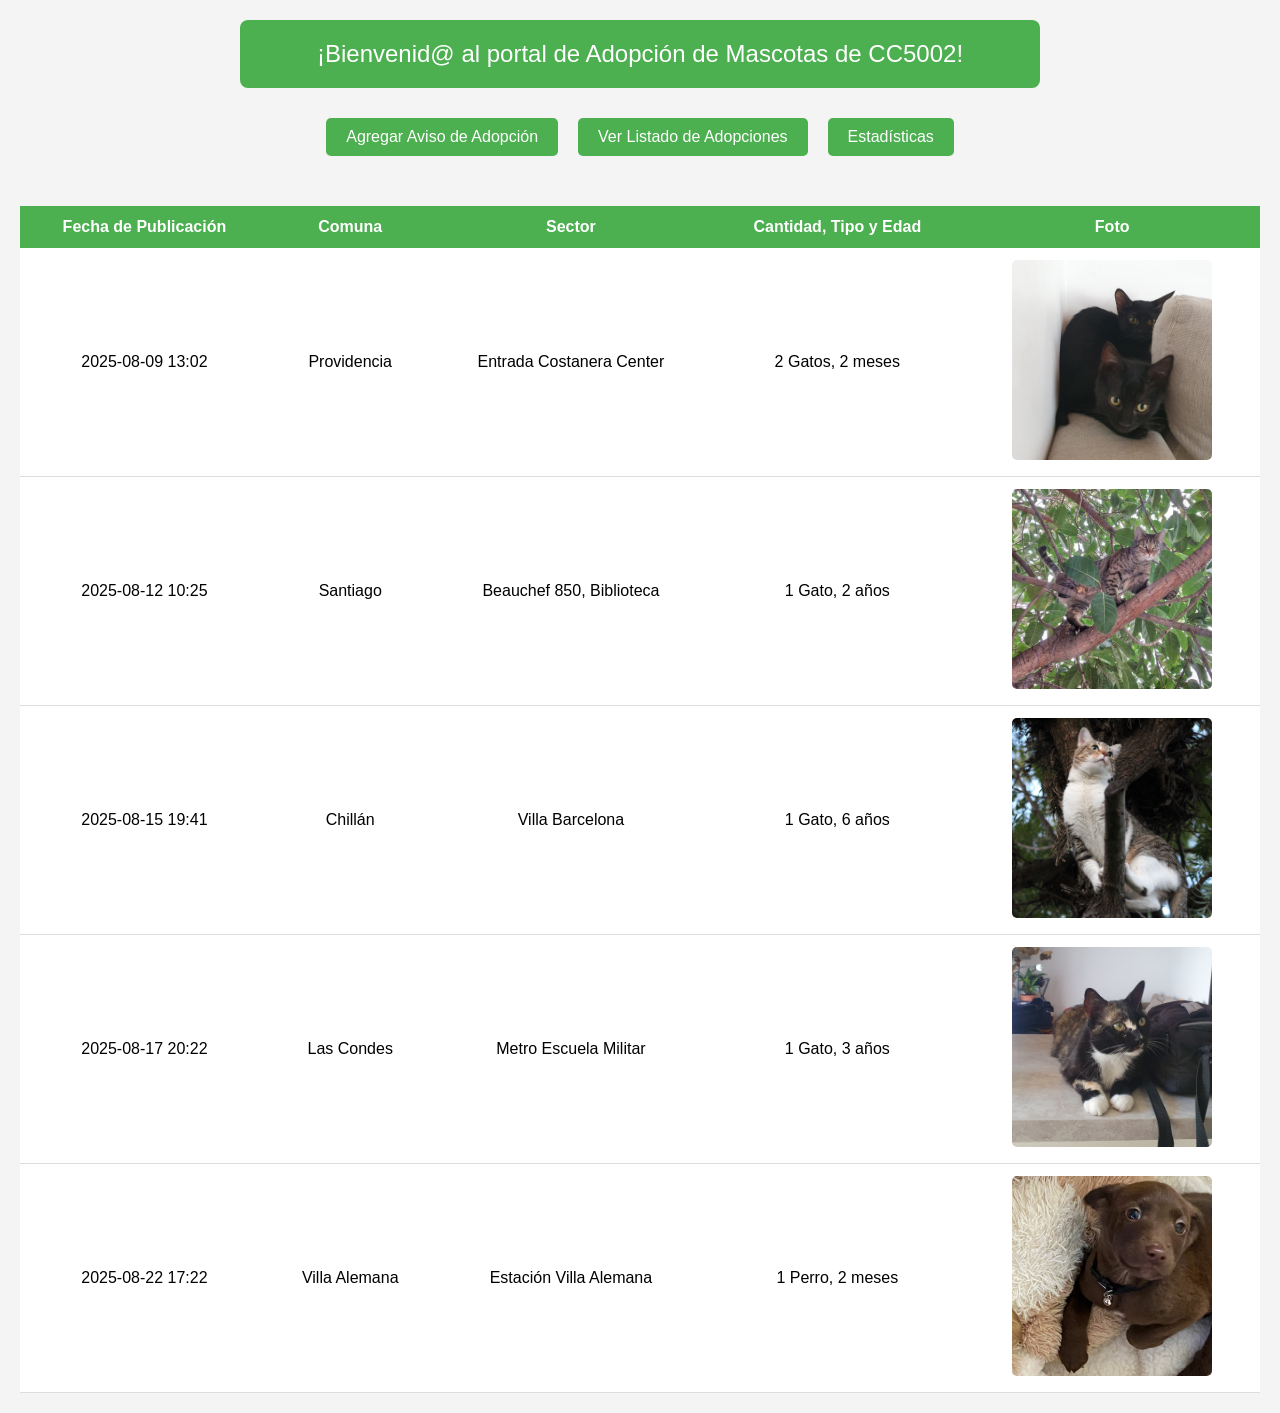
<file: Tarea 1/html/index.html>
<!DOCTYPE html>
<html lang="en">
    <head>
        <title>Adopción de Perros y Gatos</title>
        <meta charset="UTF-8">
        <meta name="viewport" content="width=device-width, initial-scale=1.0">
        <link rel="stylesheet" href="../css/styles_index.css">
    </head>
    <body>
        <div id="bienvenida">
            <h1>¡Bienvenid@ al portal de Adopción de Mascotas de CC5002!</h1>
        </div>
        <div>
            <button type="button" id="btn-agregar">Agregar Aviso de Adopción</button>
            <button type="button" id="btn-ver">Ver Listado de Adopciones</button>
            <button type="button" id="btn-estadisticas">Estadísticas</button>
        </div>
        <table id="tabla-adopciones">
            <thead>
                <tr>
                    <th>Fecha de Publicación</th>
                    <th>Comuna</th>
                    <th>Sector</th>
                    <th>Cantidad, Tipo y Edad</th>
                    <th>Foto</th>
                </tr>
            </thead>
            <tbody>
                <tr>
                    <td>2025-08-09 13:02</td>
                    <td>Providencia</td>
                    <td>Entrada Costanera Center</td>
                    <td>2 Gatos, 2 meses</td>
                    <td><img src="../img/2Gatos.jpeg" alt="2 Gatos" width="200"></td>
                </tr>
                <tr>
                    <td>2025-08-12 10:25</td>
                    <td>Santiago</td>
                    <td>Beauchef 850, Biblioteca</td>
                    <td>1 Gato, 2 años</td>
                    <td><img src="../img/Fran.jpeg" alt="Gato de la Fran" width="200"></td>
                </tr>
                <tr>
                    <td>2025-08-15 19:41</td>
                    <td>Chillán</td>
                    <td>Villa Barcelona</td>
                    <td>1 Gato, 6 años</td>
                    <td><img src="../img/Domi.jpeg" alt="Dominga" width="200"></td>
                </tr>
                <tr>
                    <td>2025-08-17 20:22</td>
                    <td>Las Condes</td>
                    <td>Metro Escuela Militar</td>
                    <td>1 Gato, 3 años</td>
                    <td><img src="../img/GatoFrancia.jpeg" alt="Gato de Francia" width="200"></td>
                </tr>
                <tr>
                    <td>2025-08-22 17:22</td>
                    <td>Villa Alemana</td>
                    <td>Estación Villa Alemana</td>
                    <td>1 Perro, 2 meses</td>
                    <td><img src="../img/Consu.jpeg" alt="Perro de la Consu" width="200"></td>
                </tr>
            </tbody>
        </table>
        <script src="../js/index.js"></script>
    </body>
</html>
</file>
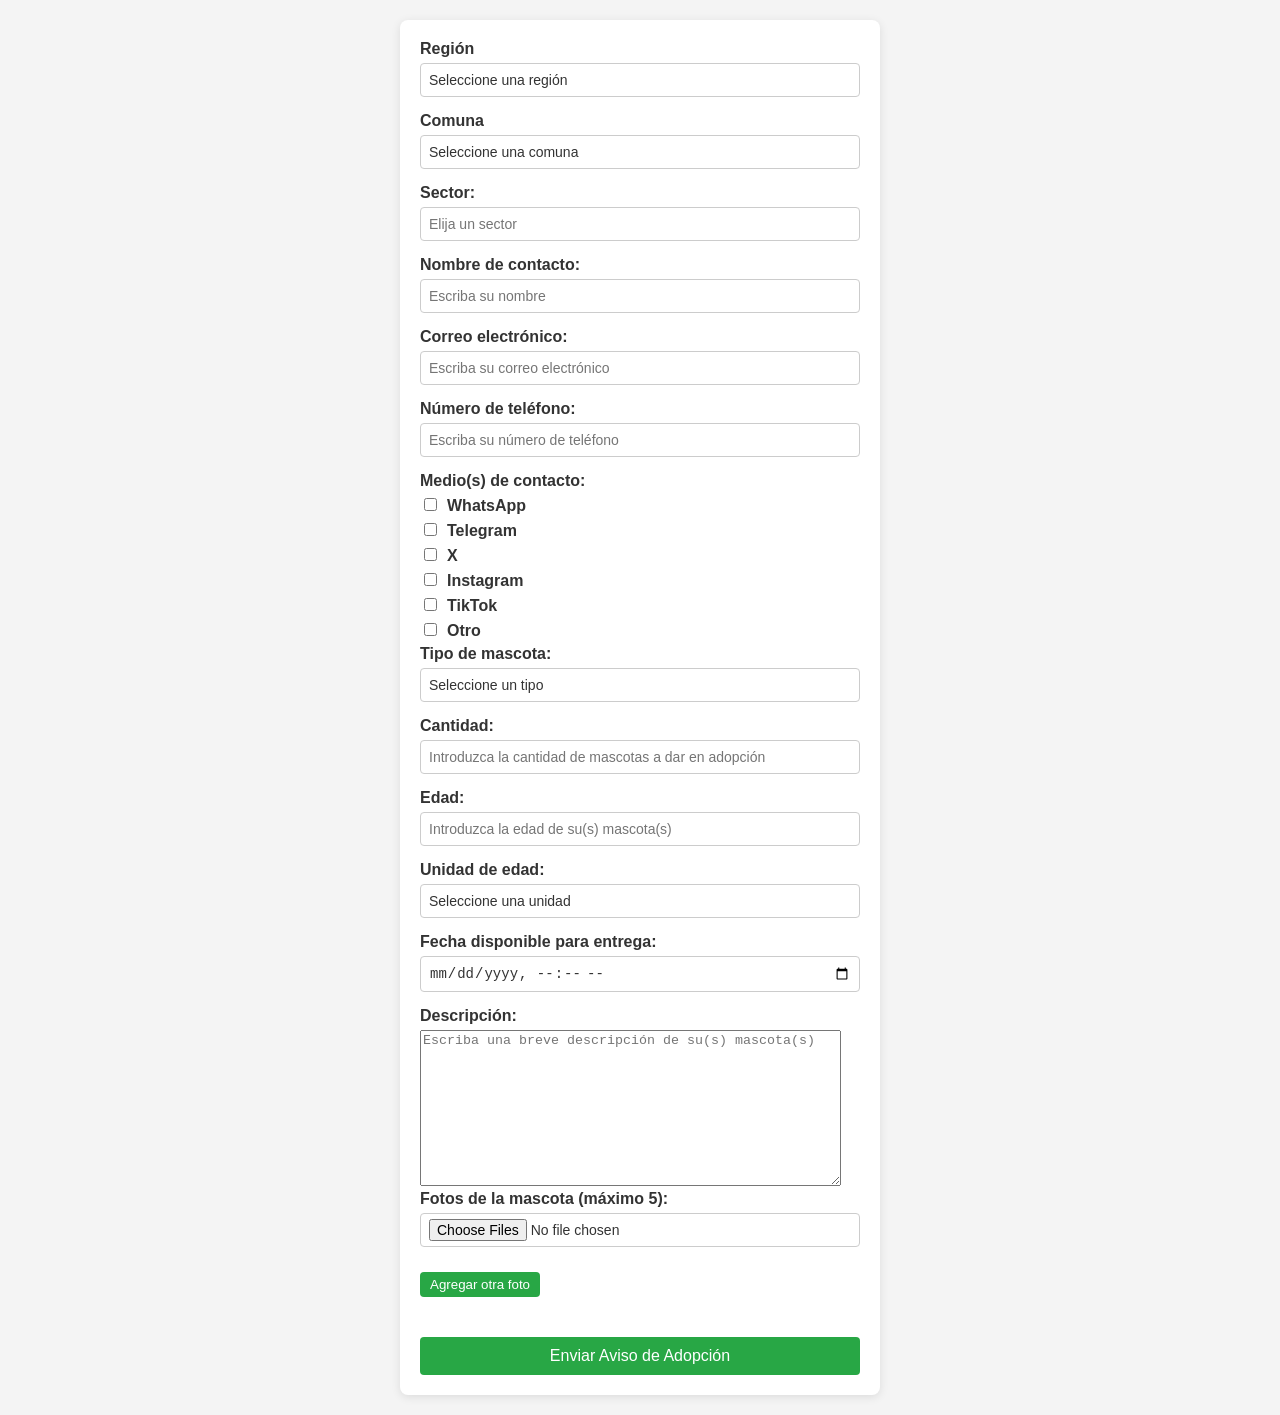
<file: Tarea 1/html/agregar_aviso.html>
<!DOCTYPE html>
<html lang="en">
    <head>
        <title>Agregar Aviso de Adopción</title>
        <meta charset="UTF-8">
        <meta name="viewport" content="width=device-width, initial-scale=1.0">
        <link rel="stylesheet" type="text/css" href="../css/styles_agregar_aviso.css">
    </head>
    <body>
        <div class="main-container">
            <div id="val-box" hidden>
                <h2 id ="val-msg"></h2>
                <ul id="val-list"></ul>
            </div>
            <form name="agregar-aviso" method="post" enctype="multipart/form-data">
                <label for="select-region">Región</label>
                <select id="select-region" name="select-region" required>
                    <option value="" disabled selected>Seleccione una región</option>
                    <option value="Arica y Parinacota">Región de Arica y Parinacota</option>
                    <option value="Tarapacá">Región de Tarapacá</option>
                    <option value="Antofagasta">Región de Antofagasta</option>
                    <option value="Atacama">Región de Atacama</option>
                    <option value="Coquimbo">Región de Coquimbo</option>
                    <option value="Valparaíso">Región de Valparaíso</option>
                    <option value="Metropolitana">Región Metropolitana</option>
                    <option value="O'Higgins">Región de O'Higgins</option>
                    <option value="Maule">Región del Maule</option>
                    <option value="Ñuble">Región de Ñuble</option>
                    <option value="Biobío">Región del Biobío</option>
                    <option value="Araucanía">Región de La Araucanía</option>
                    <option value="Los Ríos">Región de Los Ríos</option>
                    <option value="Los Lagos">Región de Los Lagos</option>
                    <option value="Aysén">Región de Aysén</option>
                    <option value="Magallanes">Región de Magallanes</option>
                </select><br>
                
                <label for="select-comuna">Comuna</label>
                <select id="select-comuna" name="select-comuna" required>
                    <option value="" disabled selected>Seleccione una comuna</option>
                </select><br>

                <label for="sector">Sector:</label>
                <input type="text" id="sector" name="sector" maxlength="100" placeholder="Elija un sector"><br>

                <label for="nombre">Nombre de contacto:</label>
                <input type="text" id="nombre" name="nombre" minlength="3" maxlength="200" placeholder="Escriba su nombre" required><br>
                
                <label for="email">Correo electrónico:</label>
                <input type="email" id="email" name="email" maxlength="100" placeholder="Escriba su correo electrónico" required><br>

                <label for="telefono">Número de teléfono:</label>
                <input type="tel" id="telefono" name="telefono" placeholder="Escriba su número de teléfono"><br>

                <label for="medio-contacto">Medio(s) de contacto:</label>
                <div id="medio-contacto">
                    <label><input id="cb-whatsapp" type="checkbox" value="WhatsApp">WhatsApp</label>
                    <div id="whatsapp-nombre" class="medio-input" style="display:none;">
                        <input type="text" id="whatsapp" name="whatsapp" minlength="4" maxlength="50" placeholder="Escriba su número de Whatsapp">
                    </div>

                    <label><input id="cb-telegram" type="checkbox" value="Telegram">Telegram</label>
                    <div id="telegram-nombre" class="medio-input" style="display:none;">
                        <input type="text" id="telegram" name="telegram" minlength="4" maxlength="50" placeholder="Escriba su nombre de usuario de Telegram">
                    </div>

                    <label><input id="cb-x" type="checkbox" value="X">X</label>
                    <div id="x-nombre" class="medio-input" style="display:none;">
                        <input type="text" id="x" name="x" minlength="4" maxlength="50" placeholder="Escriba su nombre de usuario de X">
                    </div>

                    <label><input id="cb-instagram" type="checkbox" value="Instagram">Instagram</label>
                    <div id="instagram-nombre" class="medio-input" style="display:none;">
                        <input type="text" id="instagram" name="instagram" minlength="4" maxlength="50" placeholder="Escriba su nombre de usuario de Instagram">
                    </div>

                    <label><input id="cb-tiktok" type="checkbox" value="TikTok">TikTok</label>
                    <div id="tiktok-nombre" class="medio-input" style="display:none;">
                        <input type="text" id="tiktok" name="tiktok" minlength="4" maxlength="100" placeholder="Escriba su nombre de usuario de TikTok">
                    </div>

                    <label><input id="cb-otro" type="checkbox" value="Otro">Otro</label>
                    <div id="otro-nombre" class="medio-input" style="display:none;">
                        <input type="text" id="otro" name="otro" minlength="4" maxlength="100" placeholder="Escriba el otro medio de contacto">
                    </div>
                </div>
                
                <label for="select-tipo-mascota">Tipo de mascota:</label>
                <select id="select-tipo-mascota" name="select-tipo-mascota" required>
                    <option value="" disabled selected>Seleccione un tipo</option>
                    <option value="Perro">Perro</option>
                    <option value="Gato">Gato</option>
                </select><br>
                
                <label for="cantidad">Cantidad:</label>
                <input type="number" id="cantidad" name="cantidad" min="1" placeholder="Introduzca la cantidad de mascotas a dar en adopción" required><br>
                
                <label for="edad">Edad:</label>
                <input type="number" id="edad" name="edad" min="1" placeholder="Introduzca la edad de su(s) mascota(s)" required><br>
                
                <label for="select-unidad-edad">Unidad de edad:</label>
                <select id="select-unidad-edad" name="select-unidad-edad" required>
                    <option value="" disabled selected>Seleccione una unidad</option>
                    <option value="Meses">Meses</option>
                    <option value="Años">Años</option>
                </select><br>

                <label for="fecha-entrega">Fecha disponible para entrega:</label>
                <input type="datetime-local" id="fecha-entrega" name="fecha-entrega" required><br>
                
                <label for="descripcion">Descripción:</label>
                <textarea id="descripcion" name="descripcion" cols="50" rows="10" placeholder="Escriba una breve descripción de su(s) mascota(s)"></textarea><br>
                
                <label for="foto">Fotos de la mascota (máximo 5):</label>
                <div id="foto-container">
                    <input type="file" id="foto" name="foto" multiple accept="image/*,.pdf" required>
                </div>
                <button type="submit" id="btn-agregar-foto">Agregar otra foto</button>
                <p id="mensaje-error" style="color:red; display: none;">No puedes agregar más de 5 fotos!</p>

                <button type="button" id="btn-enviar">Enviar Aviso de Adopción</button>
            </form>
        </div>
        <script src="../js/comunas.js"></script>
        <script src="../js/contacto.js"></script>
        <script src="../js/medios.js"></script>
        <script src="../js/agregarFotos.js"></script>
        <script src="../js/validaciones.js"></script>
    </body>
</html>
</file>
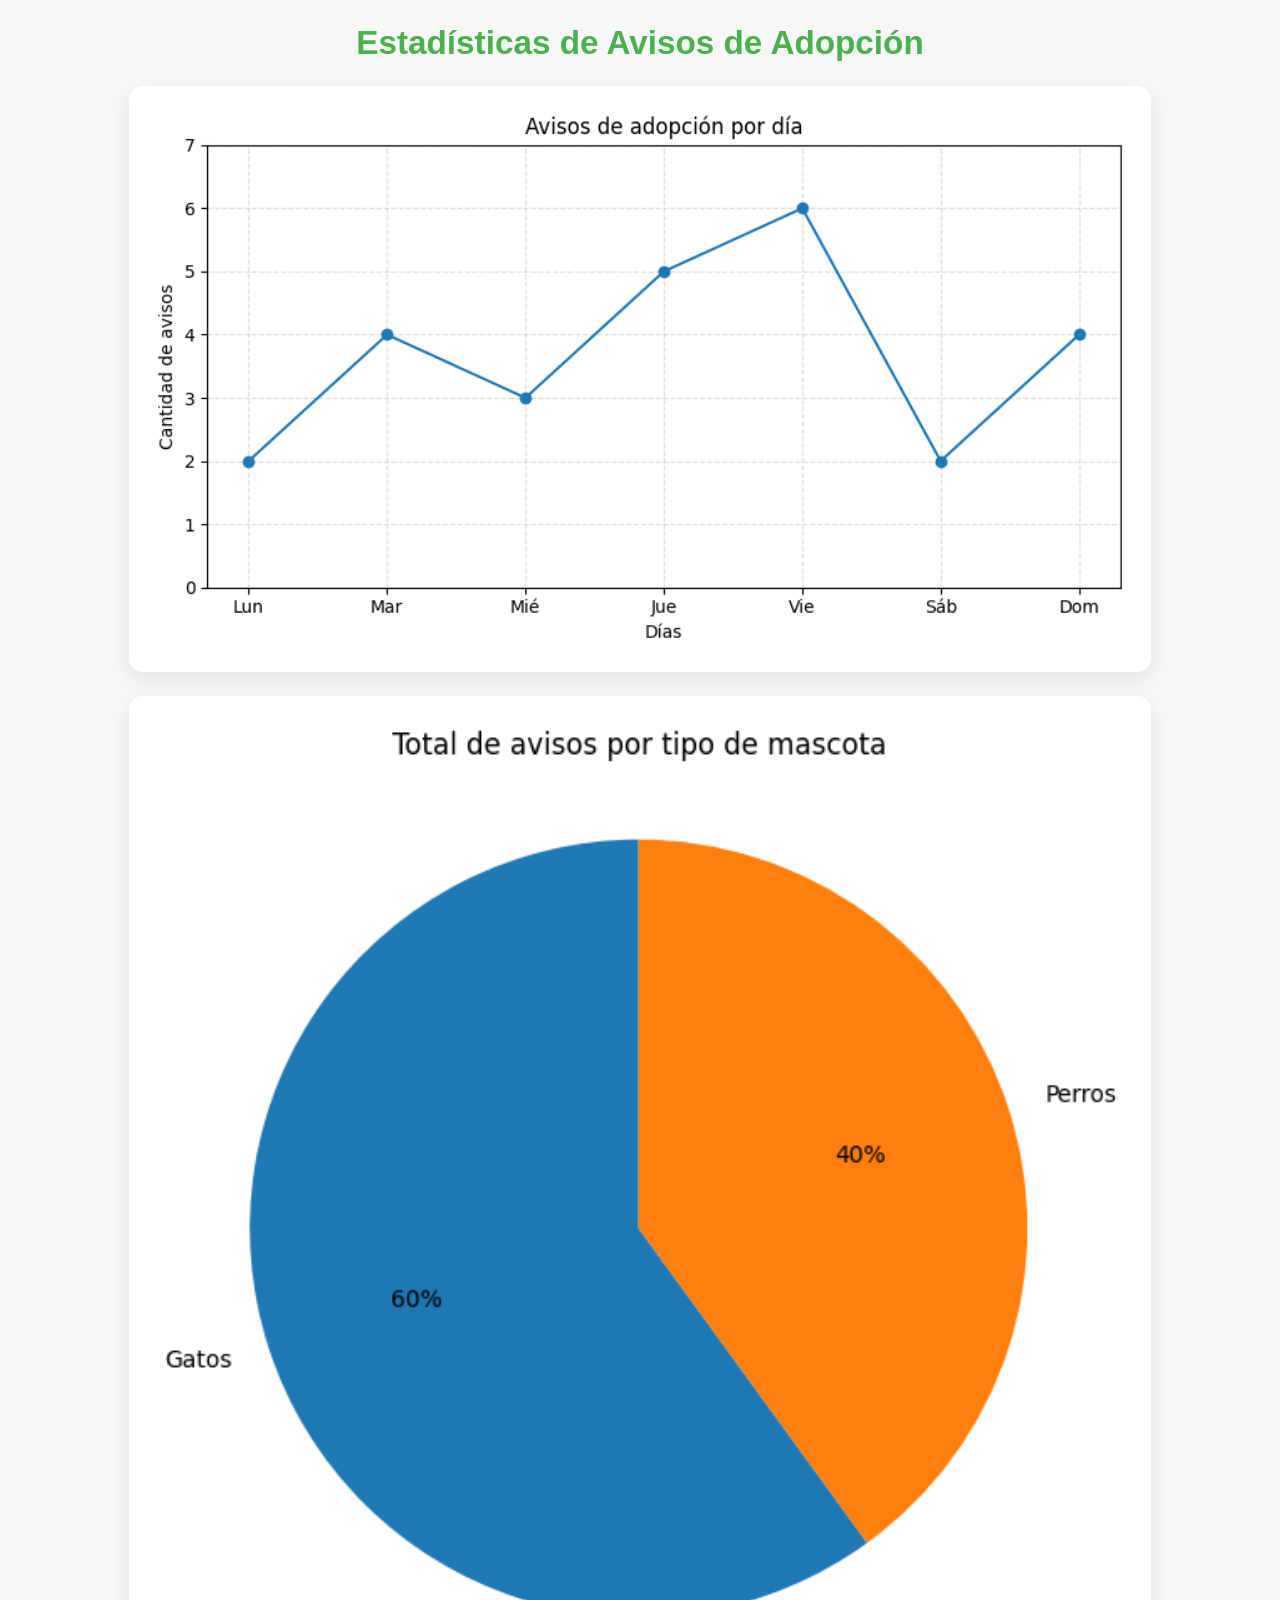
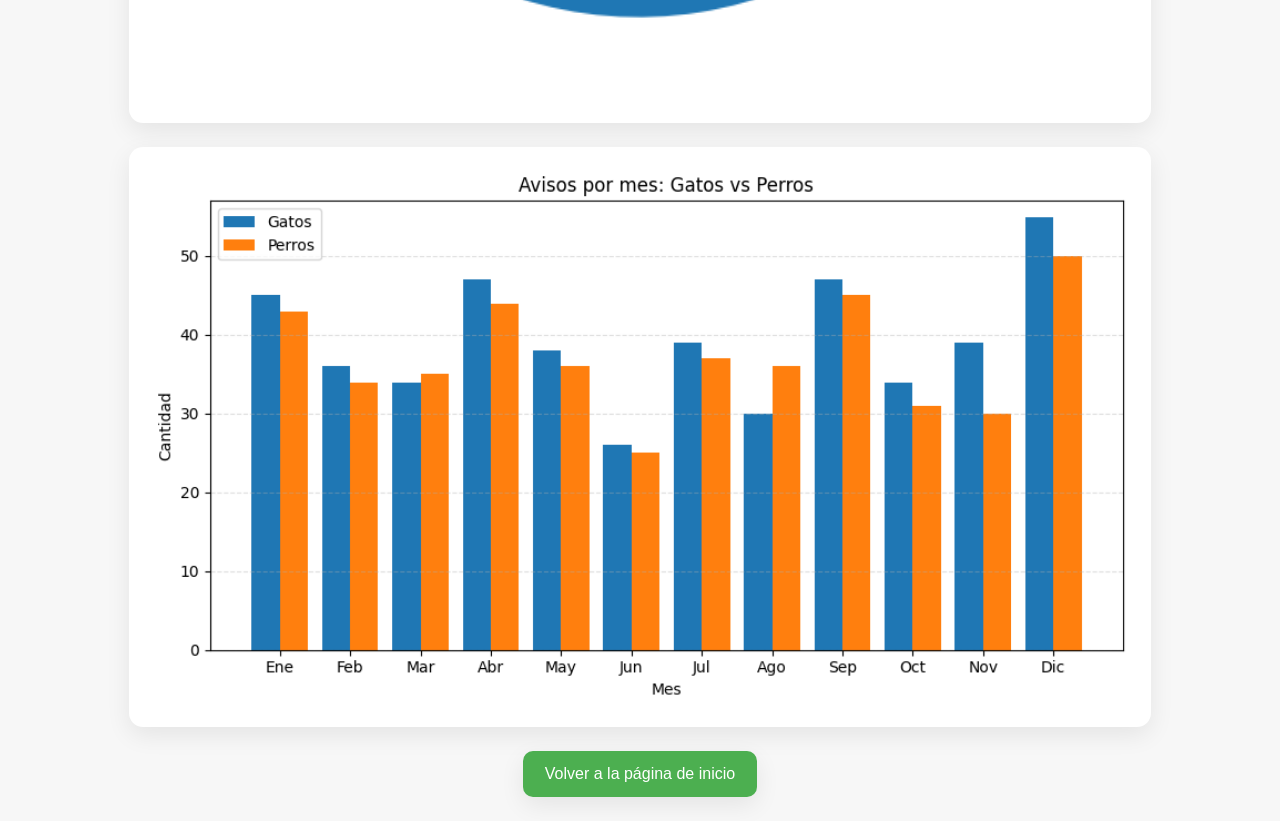
<file: Tarea 1/html/estadisticas.html>
<!DOCTYPE html>
<html lang="es">
<head>
  <meta charset="UTF-8" />
  <title>Estadísticas de Avisos de Adopción</title>
  <meta name="viewport" content="width=device-width, initial-scale=1" />
  <link rel="stylesheet" href="../css/styles_estadisticas.css" />
</head>
<body>
  <header class="header">
    <h1>Estadísticas de Avisos de Adopción</h1>
  </header>

  <main class="grid">
    <figure class="figura">
      <img src="../img/Grafico1.png" alt="Gráfico de líneas: cantidad de avisos de adopción por día" />
    </figure>

    <figure class="figura">
      <img src="../img/Grafico2.png" alt="Gráfico de torta: total de avisos por tipo de mascota (gatos y perros)" />
    </figure>

    <figure class="figura">
      <img src="../img/Grafico3.png" alt="Gráfico de barras: avisos por mes, comparando gatos y perros" />
    </figure>
  </main>

  <footer class="footer">
    <a class="back-link" href="index.html">Volver a la página de inicio</a>
  </footer>
</body>
</html>
</file>
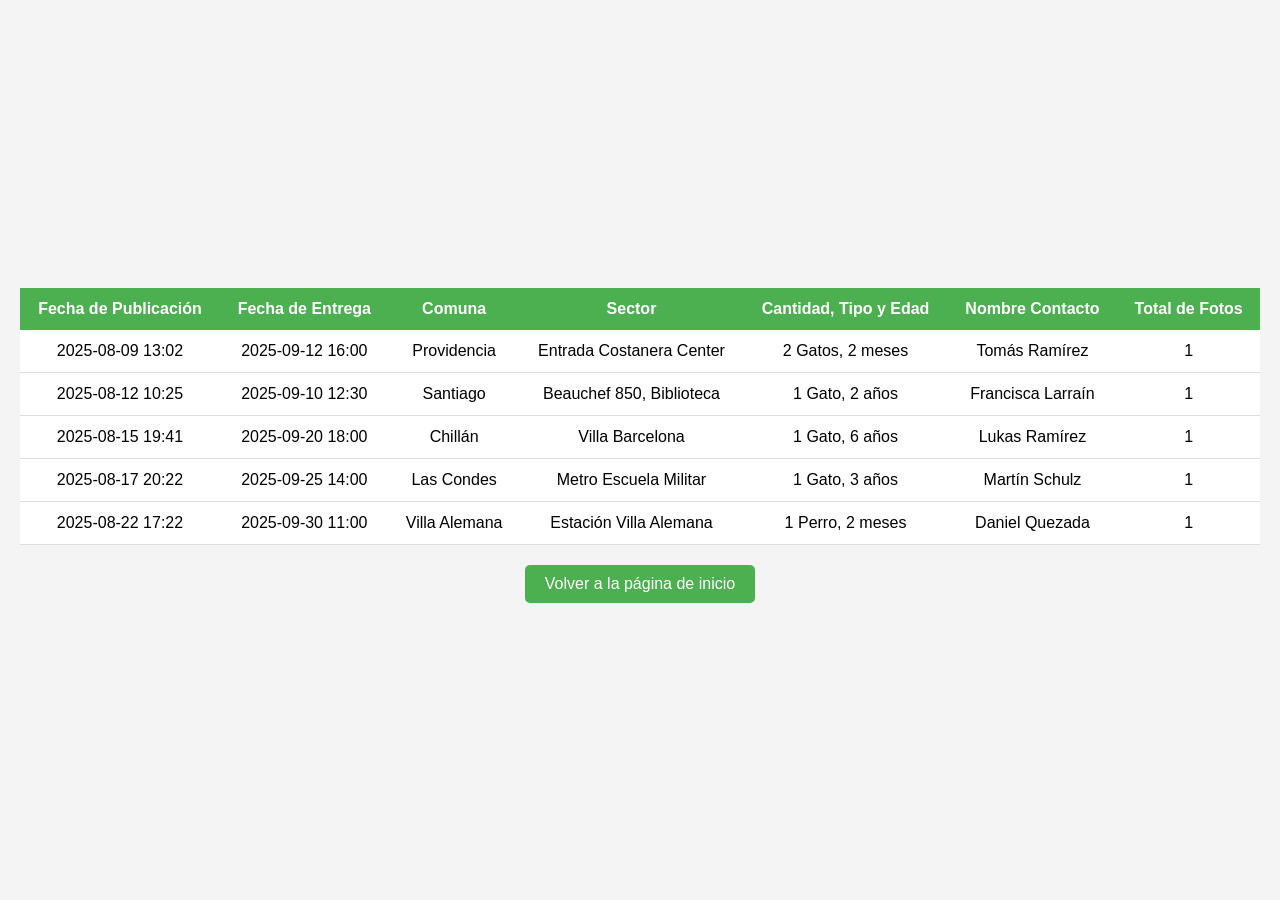
<file: Tarea 1/html/listado.html>
<!DOCTYPE html>
<html lang="en">
    <head>
        <title>Listado de Avisos de Adopción</title>
        <meta charset="UTF-8">
        <meta name="viewport" content="width=device-width, initial-scale=1.0">
        <link rel="stylesheet" href="../css/styles_listado.css">
    </head>
    <body>
        <table id="tabla-adopciones">
            <thead>
                <tr>
                    <th>Fecha de Publicación</th>
                    <th>Fecha de Entrega</th>
                    <th>Comuna</th>
                    <th>Sector</th>
                    <th>Cantidad, Tipo y Edad</th>
                    <th>Nombre Contacto</th>
                    <th>Total de Fotos</th>
                </tr>
            </thead>
            <tbody>
                <tr class="adoption-row">
                    <td>2025-08-09 13:02</td>
                    <td>2025-09-12 16:00</td>
                    <td>Providencia</td>
                    <td>Entrada Costanera Center</td>
                    <td>2 Gatos, 2 meses</td>
                    <td>Tomás Ramírez</td>
                    <td>1</td>
                </tr>

                <tr class="adoption-row">
                    <td>2025-08-12 10:25</td>
                    <td>2025-09-10 12:30</td>
                    <td>Santiago</td>
                    <td>Beauchef 850, Biblioteca</td>
                    <td>1 Gato, 2 años</td>
                    <td>Francisca Larraín</td>
                    <td>1</td>
                </tr>

                <tr class="adoption-row">
                    <td>2025-08-15 19:41</td>
                    <td>2025-09-20 18:00</td>
                    <td>Chillán</td>
                    <td>Villa Barcelona</td>
                    <td>1 Gato, 6 años</td>
                    <td>Lukas Ramírez</td>
                    <td>1</td>
                </tr>

                <tr class="adoption-row">
                    <td>2025-08-17 20:22</td>
                    <td>2025-09-25 14:00</td>
                    <td>Las Condes</td>
                    <td>Metro Escuela Militar</td>
                    <td>1 Gato, 3 años</td>
                    <td>Martín Schulz</td>
                    <td>1</td>
                </tr>

                <tr class="adoption-row">
                    <td>2025-08-22 17:22</td>
                    <td>2025-09-30 11:00</td>
                    <td>Villa Alemana</td>
                    <td>Estación Villa Alemana</td>
                    <td>1 Perro, 2 meses</td>
                    <td>Daniel Quezada</td>
                    <td>1</td>
                </tr>
            </tbody>
        </table>

        <div class="modal-adoption" style="display: none;">
            <div class="modal-content">
                <h2>Detalles del Aviso de Adopción</h2><br>
                <p><strong>¿Dónde?</strong><br> Región: Metropolitana.<br> Comuna: Providencia.<br> Sector: Entrada Costanera Center.</p>
                <p><strong>¿Contacto?</strong><br> Nombre: Tomás Ramírez.<br> Email: samot.0309@gmail.com<br> Teléfono: +56994629817.</p>
                <p><strong>¿Qué mascota?</strong><br> Tipo: Gato.<br> Cantidad: 2.<br> Edad: 2 meses.<br></p>
                <p><strong>Fecha de entrega</strong><br> 2025-09-12 16:00.</p>
                <p><strong>Descripción:</strong><br> Gatos muy amigables, listos para encontrar un hogar.</p>
                <img src="../img/2Gatos.jpeg" alt="Gatos" width="320" height="240" id="image-2gatos">
                <button class="close-btn">Cerrar</button>
            </div>
        </div>

        <div class="modal-adoption" style="display: none;">
            <div class="modal-content">
                <h2>Detalles del Aviso de Adopción</h2><br>
                <p><strong>¿Dónde?</strong><br> Región: Metropolitana.<br> Comuna: Santiago.<br> Sector: Beauchef 850, Biblioteca.</p>
                <p><strong>¿Contacto?</strong><br> Nombre: Francisca Larraín.<br> Email: fran@gmail.com<br> Teléfono: +56966669766.</p>
                <p><strong>¿Qué mascota?</strong><br> Tipo: Gato.<br> Cantidad: 1.<br> Edad: 2 años.<br></p>
                <p><strong>Fecha de entrega</strong><br> 2025-09-10 12:30.</p>
                <p><strong>Descripción:</strong><br> Gato muy tierno.</p>
                <img src="../img/Fran.jpeg" alt="Gatos" width="320" height="240" id="image-gato-fran">
                <button class="close-btn">Cerrar</button>
            </div>
        </div>

        <div class="modal-adoption" style="display: none;">
            <div class="modal-content">
                <h2>Detalles del Aviso de Adopción</h2><br>
                <p><strong>¿Dónde?</strong><br> Región: Ñuble.<br> Comuna: Chillán.<br> Sector: Villa Barcelona.</p>
                <p><strong>¿Contacto?</strong><br> Nombre: Lukas Ramírez.<br> Email: lukas@gmail.com<br> Teléfono: +5696503348.</p>
                <p><strong>¿Qué mascota?</strong><br> Tipo: Gato.<br> Cantidad: 1.<br> Edad: 6 años.<br></p>
                <p><strong>Fecha de entrega</strong><br> 2025-09-20 18:00.</p>
                <p><strong>Descripción:</strong><br> La mejora gata del mundo.</p>
                <img src="../img/Domi.jpeg" alt="Gatos" width="320" height="240" id="image-dominga">
                <button class="close-btn">Cerrar</button>
            </div>
        </div>

        <div class="modal-adoption" style="display: none;">
            <div class="modal-content">
                <h2>Detalles del Aviso de Adopción</h2><br>
                <p><strong>¿Dónde?</strong><br> Región: Metropolitana.<br> Comuna: Las Condes.<br> Sector: Metro Escuela Militar.</p>
                <p><strong>¿Contacto?</strong><br> Nombre: Martín Schulz.<br> Email: martin@gmail.com<br> Teléfono: +56979011192.</p>
                <p><strong>¿Qué mascota?</strong><br> Tipo: Gato.<br> Cantidad: 1.<br> Edad: 3 años.<br></p>
                <p><strong>Fecha de entrega</strong><br> 2025-09-25 14:00.</p>
                <p><strong>Descripción:</strong><br> Mish.</p>
                <img src="../img/GatoFrancia.jpeg" alt="Gatos" width="320" height="240" id="image-gato-francia">
                <button class="close-btn">Cerrar</button>
            </div>
        </div>

        <div class="modal-adoption" style="display: none;">
            <div class="modal-content">
                <h2>Detalles del Aviso de Adopción</h2><br>
                <p><strong>¿Dónde?</strong><br> Región: Valparaíso.<br> Comuna: Villa Alemana.<br> Sector: Estación Villa Alemana.</p>
                <p><strong>¿Contacto?</strong><br> Nombre: Daniel Quezada.<br> Email: daniel@gmail.com<br> Teléfono: +56931415926.</p>
                <p><strong>¿Qué mascota?</strong><br> Tipo: Perro.<br> Cantidad: 1.<br> Edad: 2 meses.<br></p>
                <p><strong>Fecha de entrega</strong><br> 2025-09-30 11:00.</p>
                <p><strong>Descripción:</strong><br> Tierna.</p>
                <img src="../img/Consu.jpeg" alt="Gatos" width="320" height="240" id="image-consu">
                <button class="close-btn">Cerrar</button>
            </div>
        </div>

        <div id="modal" style="display: none;">
            <div id="modal-content">
                <span id="close-btn" style="cursor: pointer; position: absolute; top: 10px; right: 10px; font-size: 30px; color: red;">&times;</span>
                <img id="modal-img" src="../img/White.png" alt="Imagen Grande" style="width: 100%; height: auto; max-width: 800px; max-height: 600px; margin: auto; display: block;">
            </div>
        </div>

        <div class="back-container">
            <a class="back-link" href="index.html">Volver a la página de inicio</a>
        </div>

        <script src="../js/agrandarImagen.js"></script>
        <script src="../js/mostrarFila.js"></script>
    </body>
</html>
</file>
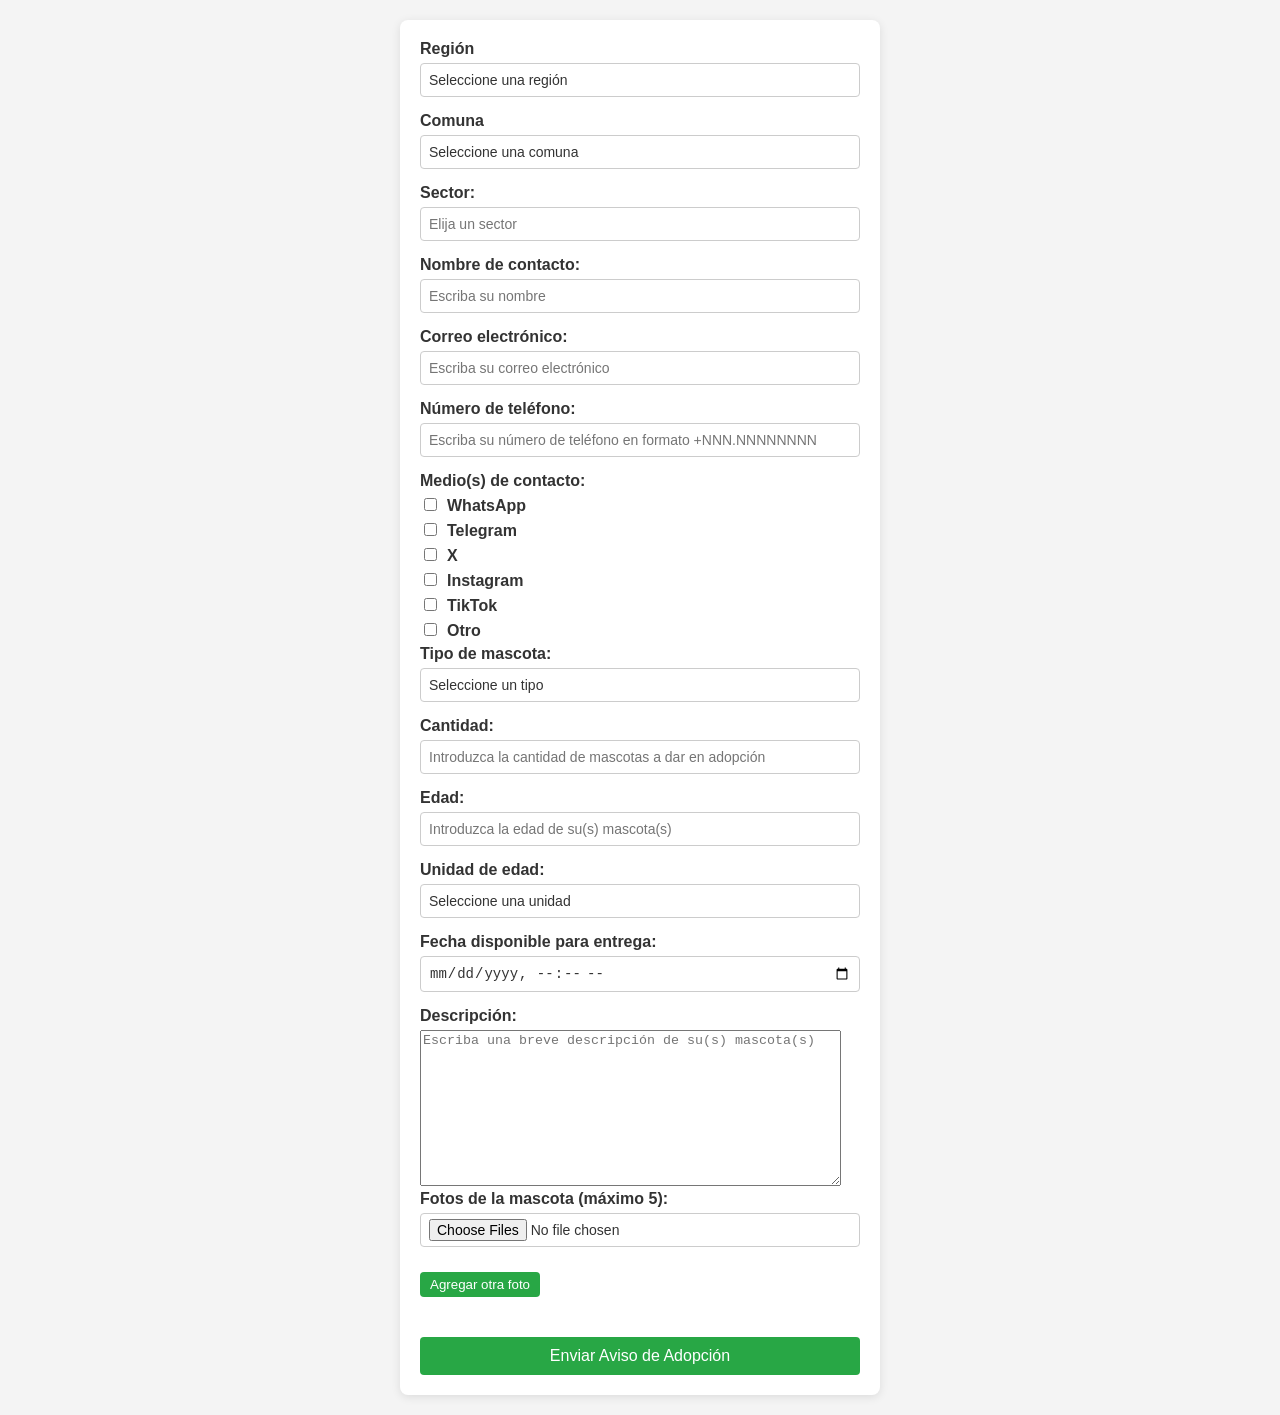
<file: Tarea 2/html/agregar_aviso.html>
<!DOCTYPE html>
<html lang="en">
    <head>
        <title>Agregar Aviso de Adopción</title>
        <meta charset="UTF-8">
        <meta name="viewport" content="width=device-width, initial-scale=1.0">
        <link rel="stylesheet" type="text/css" href="../css/styles_agregar_aviso.css">
    </head>
    <body>
        <div class="main-container">
            <div id="val-box" hidden>
                <h2 id ="val-msg"></h2>
                <ul id="val-list"></ul>
            </div>
            <form name="agregar-aviso" method="post" action="http://127.0.0.1:5000/avisos" enctype="multipart/form-data">
                <label for="select-region">Región</label>
                <select id="select-region" name="select-region" required>
                    <option value="" disabled selected>Seleccione una región</option>
                    <option value="Región Arica y Parinacota">Región de Arica y Parinacota</option>
                    <option value="Región de Tarapacá">Región de Tarapacá</option>
                    <option value="Región de Antofagasta">Región de Antofagasta</option>
                    <option value="Región de Atacama">Región de Atacama</option>
                    <option value="Región de Coquimbo">Región de Coquimbo</option>
                    <option value="Región de Valparaíso">Región de Valparaíso</option>
                    <option value="Región Metropolitana de Santiago">Región Metropolitana</option>
                    <option value="Región del Libertador Bernardo O'Higgins">Región de O'Higgins</option>
                    <option value="Región del Maule">Región del Maule</option>
                    <option value="Región del Ñuble">Región de Ñuble</option>
                    <option value="Región del Biobío">Región del Biobío</option>
                    <option value="Región de La Araucanía">Región de La Araucanía</option>
                    <option value="Región de Los Ríos">Región de Los Ríos</option>
                    <option value="Región de Los Lagos">Región de Los Lagos</option>
                    <option value="Región Aisén del General Carlos Ibáñez del Campo">Región de Aysén</option>
                    <option value="Región de Magallanes y la Antártica Chilena">Región de Magallanes</option>
                </select><br>
                
                <label for="select-comuna">Comuna</label>
                <select id="select-comuna" name="select-comuna" required>
                    <option value="" disabled selected>Seleccione una comuna</option>
                </select><br>

                <label for="sector">Sector:</label>
                <input type="text" id="sector" name="sector" maxlength="100" placeholder="Elija un sector"><br>

                <label for="nombre">Nombre de contacto:</label>
                <input type="text" id="nombre" name="nombre" minlength="3" maxlength="200" placeholder="Escriba su nombre" required><br>
                
                <label for="email">Correo electrónico:</label>
                <input type="email" id="email" name="email" maxlength="100" placeholder="Escriba su correo electrónico" required><br>

                <label for="telefono">Número de teléfono:</label>
                <input type="tel" id="telefono" name="telefono" placeholder="Escriba su número de teléfono en formato +NNN.NNNNNNNN"><br>

                <label for="medio-contacto">Medio(s) de contacto:</label>
                <div id="medio-contacto">
                    <label><input id="cb-whatsapp" name="cb-whatsapp" type="checkbox" value="WhatsApp">WhatsApp</label>
                    <div id="whatsapp-nombre" class="medio-input" style="display:none;">
                        <input type="text" id="whatsapp" name="whatsapp" minlength="4" maxlength="50" placeholder="Escriba su número de Whatsapp">
                    </div>

                    <label><input id="cb-telegram" name="cb-telegram" type="checkbox" value="Telegram">Telegram</label>
                    <div id="telegram-nombre" class="medio-input" style="display:none;">
                        <input type="text" id="telegram" name="telegram" minlength="4" maxlength="50" placeholder="Escriba su nombre de usuario de Telegram">
                    </div>

                    <label><input id="cb-x" name="cb-x" type="checkbox" value="X">X</label>
                    <div id="x-nombre" class="medio-input" style="display:none;">
                        <input type="text" id="x" name="x" minlength="4" maxlength="50" placeholder="Escriba su nombre de usuario de X">
                    </div>

                    <label><input id="cb-instagram" name="cb-instagram" type="checkbox" value="Instagram">Instagram</label>
                    <div id="instagram-nombre" class="medio-input" style="display:none;">
                        <input type="text" id="instagram" name="instagram" minlength="4" maxlength="50" placeholder="Escriba su nombre de usuario de Instagram">
                    </div>

                    <label><input id="cb-tiktok" name="cb-tiktok" type="checkbox" value="TikTok">TikTok</label>
                    <div id="tiktok-nombre" class="medio-input" style="display:none;">
                        <input type="text" id="tiktok" name="tiktok" minlength="4" maxlength="100" placeholder="Escriba su nombre de usuario de TikTok">
                    </div>

                    <label><input id="cb-otro" name="cb-otro" type="checkbox" value="Otro">Otro</label>
                    <div id="otro-nombre" class="medio-input" style="display:none;">
                        <input type="text" id="otro" name="otro" minlength="4" maxlength="100" placeholder="Escriba el otro medio de contacto">
                    </div>
                </div>
                
                <label for="select-tipo-mascota">Tipo de mascota:</label>
                <select id="select-tipo-mascota" name="select-tipo-mascota" required>
                    <option value="" disabled selected>Seleccione un tipo</option>
                    <option value="Perro">Perro</option>
                    <option value="Gato">Gato</option>
                </select><br>
                
                <label for="cantidad">Cantidad:</label>
                <input type="number" id="cantidad" name="cantidad" min="1" placeholder="Introduzca la cantidad de mascotas a dar en adopción" required><br>
                
                <label for="edad">Edad:</label>
                <input type="number" id="edad" name="edad" min="1" placeholder="Introduzca la edad de su(s) mascota(s)" required><br>
                
                <label for="select-unidad-edad">Unidad de edad:</label>
                <select id="select-unidad-edad" name="select-unidad-edad" required>
                    <option value="" disabled selected>Seleccione una unidad</option>
                    <option value="Meses">Meses</option>
                    <option value="Años">Años</option>
                </select><br>

                <label for="fecha-entrega">Fecha disponible para entrega:</label>
                <input type="datetime-local" id="fecha-entrega" name="fecha-entrega" required><br>
                
                <label for="descripcion">Descripción:</label>
                <textarea id="descripcion" name="descripcion" cols="50" rows="10" placeholder="Escriba una breve descripción de su(s) mascota(s)"></textarea><br>
                
                <label for="foto">Fotos de la mascota (máximo 5):</label>
                <div id="foto-container">
                    <input type="file" id="foto" name="foto" multiple accept="image/*,.pdf" required>
                </div>
                <button type="button" id="btn-agregar-foto">Agregar otra foto</button>
                <p id="mensaje-error" style="color:red; display: none;">No puedes agregar más de 5 fotos!</p>

                <button type="button" id="btn-enviar">Enviar Aviso de Adopción</button>
            </form>
        </div>
        <script src="../js/comunas.js"></script>
        <script src="../js/contacto.js"></script>
        <script src="../js/medios.js"></script>
        <script src="../js/agregarFotos.js"></script>
        <script src="../js/validaciones.js"></script>
    </body>
</html>
</file>
<file: Tarea 1/css/styles_index.css>
* {
    margin: 0;
    padding: 0;
    box-sizing: border-box;
}

body {
    font-family: Arial, sans-serif;
    background-color: #f4f4f4;
    padding: 20px;
    display: flex;
    justify-content: center;
    align-items: center;
    min-height: 100vh;
    flex-direction: column;
}

/* Estilo para el mensaje de bienvenida */
#bienvenida {
    background-color: #4CAF50;
    color: white;
    text-align: center;
    padding: 20px;
    border-radius: 8px;
    margin-bottom: 30px;
    width: 80%;
    max-width: 800px;
}

#bienvenida h1 {
    font-size: 24px;
    font-weight: 500;
}

/* Contenedor principal para los botones */
div {
    display: flex;
    justify-content: center;
    gap: 20px;
    margin-bottom: 30px;
}

/* Estilos de los botones */
button {
    background-color: #4CAF50;
    color: white;
    border: none;
    padding: 10px 20px;
    border-radius: 5px;
    cursor: pointer;
    font-size: 16px;
    transition: background-color 0.3s;
}

/* Efecto hover para los botones */
button:hover {
    background-color: #45a049;
}

/* Estilos para la tabla */
table {
    width: 100%;
    border-collapse: collapse;
    margin-top: 20px;
}

/* Encabezados de la tabla */
th {
    background-color: #4CAF50;
    color: white;
    padding: 12px 15px;
    text-align: center;
    font-size: 16px;
}

/* Filas de la tabla */
td {
    padding: 12px 15px;
    text-align: center;
    background-color: #ffffff;
    border-bottom: 1px solid #ddd;
}

/* Fila de la tabla al pasar el ratón por encima */
tr:hover {
    background-color: #f5f5f5;
}

/* Estilos para las imágenes dentro de la tabla */
td img {
    width: 100%;
    max-width: 200px;
    height: auto;
    border-radius: 5px;
}

/* LO QUE ESTÁ ACÁ ABAJO LO HIZO CHATGPT, NO ESTABA SEGURO CÓMO HACER QUE SE VIERA MEJOR EN PANTALLAS PEQUEÑAS */

/* Mejoras para pantallas pequeñas (responsividad) */
@media (max-width: 768px) {
    /* Aseguramos que los botones se apilen en lugar de estar en línea */
    div {
        flex-direction: column;
        align-items: center;
    }

    /* Hacemos que la tabla ocupe todo el ancho posible */
    table {
        font-size: 14px;
    }

    /* Reducimos el tamaño de las imágenes en pantallas más pequeñas */
    td img {
        max-width: 150px;
    }
}

@media (max-width: 480px) {
    /* Reducimos aún más el tamaño de las imágenes */
    td img {
        max-width: 120px;
    }

    /* Aseguramos que los botones sean más grandes en pantallas pequeñas */
    button {
        width: 100%;
        padding: 12px;
        font-size: 18px;
    }

    /* Ajustamos la tabla para que sea completamente legible */
    table {
        font-size: 12px;
    }
}
</file>
<file: Tarea 1/css/styles_agregar_aviso.css>
body {
    font-family: Arial, sans-serif;
    background-color: #f4f4f4;
    margin: 0;
    padding: 0;
    display: flex;
    justify-content: center;
    align-items: flex-start;
    background-color: #f4f4f4;
    height: 100%;
}

.main-container {
    background-color: #fff;
    padding: 20px;
    border-radius: 8px;
    box-shadow: 0 2px 10px rgba(0, 0, 0, 0.1);
    max-width: 440px;
    width: 100%;
    margin-top: 20px;
    margin-bottom: 20px;
}

label {
    font-weight: bold;
    display: block;
    margin-bottom: 5px;
    color: #333;
}

input[type="email"],
input[type="nombre"],
input[type="text"],
input[type="file"],
input[type="tel"],
input[type="number"],
input[type="datetime-local"],
select {
    width: 100%;
    padding: 8px;
    margin-bottom: 15px;
    border: 1px solid #ccc;
    border-radius: 4px;
    font-size: 14px;
    box-sizing: border-box;
    background-color: #fff;
    background-repeat: no-repeat;
    background-position: right 10px center;
    background-size: 10px;
    color: #333;
}

select {
    cursor: pointer;
    appearance: none;
    padding-right: 30px;
}

input[type="file"] {
    padding: 5px 8px;
}

button#btn-enviar {
    margin-top: 40px;
    width: 100%;
    padding: 10px;
    background-color: #28a745;
    color: white;
    border: none;
    border-radius: 4px;
    cursor: pointer;
    font-size: 16px;
}

button#btn-enviar:hover {
    background-color: #218838;
}

#val-box {
    background-color: #ffdddd;
    border-left: 6px solid #f44336;
    margin-bottom: 20px;
    padding: 10px;
    border-radius: 4px;
}

#val-box h2 {
    margin: 0 0 10px 0;
    font-size: 18px;
}

#val-list {
    padding-left: 20px;
    margin: 0;
    list-style-type: disc;
    color: #a94442;
}

#medio-contacto {
    display: flex;
    flex-direction: column;
}

#medio-contacto label {
    display: flex;
    align-items: center;
    display: inline-block;
    margin-bottom: 5px;
    color: #333;
}

#medio-contacto input[type="text"] {
    width: 100%;
    padding: 8px;
    margin-bottom: 0px;
    border: 1px solid #ccc;
    border-radius: 4px;
    font-size: 14px;
    box-sizing: border-box;
    background-color: #fff;
    color: #333;
}

#medio-contacto input[type="checkbox"] {
    margin-right: 10px;
}

#medio-contacto div {
    margin-bottom: 15px;
}

#medio-contacto div input[type="text"] {
    width: 100%;
    padding: 8px;
    margin-top: 5px;
    border: 1px solid #ccc;
    border-radius: 4px;
    font-size: 14px;
    background-color: #fff;
    color: #333;
}

#foto-container {
    margin-bottom: 10px;
}

.foto-input {
    margin-bottom: 10px;
    display: block;
}

#btn-agregar-foto {
    padding: 5px 10px;
    background-color: #28a745;
    color: white;
    border: none;
    border-radius: 4px;
    cursor: pointer;
}

#btn-agregar-foto:hover {
    background-color: #218838;
}

#mensaje-error {
    margin-top: 10px;
}

@media (max-width: 480px) {
    .main-container {
        padding: 15px;
    }
    
    button#submit-btn {
        padding: 8px;
        font-size: 14px;
    }
}
</file>
<file: Tarea 1/css/styles_estadisticas.css>
:root{
  --primary:#4CAF50;
  --bg:#f7f7f7;
  --card:#ffffff;
  --text:#333;
  --muted:#666;
  --shadow:0 8px 24px rgba(0,0,0,.08);
}

*{ box-sizing:border-box; margin:0; padding:0; }

body{
  font-family: Arial, Helvetica, sans-serif;
  background: var(--bg);
  color: var(--text);
  min-height:100vh;
  display:flex;
  flex-direction:column;
  gap:24px;
  padding:24px;
}

/* Header */
.header{
  text-align:center;
}
.header h1{
  color: var(--primary);
  font-size: clamp(24px, 2.6vw, 36px);
}

/* Grid */
.grid{
  width: 100%;
  max-width: 1300px;
  margin: 0 auto;
  display:grid;
  grid-template-columns: repeat(12, 1fr);
  gap: 24px;
}

/* Cada figura ocupa 10 columnas y se centra */
.figura{
  grid-column: 2 / span 10;
  background: var(--card);
  border-radius: 14px;
  box-shadow: var(--shadow);
  padding: 18px;
  display:flex;
  align-items:center;
  justify-content:center;
  transition: transform .08s ease, box-shadow .2s ease;
}
.figura:hover{
  transform: translateY(-2px);
  box-shadow: 0 12px 28px rgba(0,0,0,.1);
}

.figura img{
  width: 100%;
  max-width: 1000px;
  height: auto;
  border-radius: 10px;
  display:block;
}

/* Footer */
.footer{
  margin-top:auto;
  display:flex;
  justify-content:center;
}
.back-link{
  background: var(--primary);
  color:#fff;
  text-decoration:none;
  padding: 14px 22px;
  border-radius: 10px;
  box-shadow: var(--shadow);
  transition: opacity .2s ease, transform .06s ease;
}
.back-link:hover{ opacity:.9; }
.back-link:active{ transform: scale(.98); }

/* LO QUE ESTÁ ACÁ ABAJO LO HIZO CHATGPT, NO ESTABA SEGURO CÓMO HACER QUE SE VIERA MEJOR EN PANTALLAS PEQUEÑAS */

/* Responsivo */
@media (max-width: 992px){
  .figura{ grid-column: span 12; }    /* en tablets ocupa todo el ancho */
  .figura img{ max-width: 100%; }
}
@media (max-width: 560px){
  body{ padding:16px; gap:18px; }
  .grid{ gap:16px; }
  .figura{ grid-column: span 12; padding:14px; }
  .figura img{ max-width: 100%; }
}
</file>
<file: Tarea 1/css/styles_listado.css>
* {
    margin: 0;
    padding: 0;
    box-sizing: border-box;
}

body {
    font-family: Arial, sans-serif;
    background-color: #f4f4f4;
    padding: 20px;
    display: flex;
    justify-content: center;
    align-items: center;
    min-height: 100vh;
    flex-direction: column;
}

/* Contenedor principal para los botones */
div {
    display: flex;
    justify-content: center;
    gap: 20px;
    margin-bottom: 30px;
}

/* Estilos de los botones */
button {
    background-color: #4CAF50;
    color: white;
    border: none;
    padding: 10px 20px;
    border-radius: 5px;
    cursor: pointer;
    font-size: 16px;
    transition: background-color 0.3s;
}

/* Fila completa al pasar el mouse por encima */
tr:hover {
    background-color: #f5f5f5;
    cursor: pointer;
}

/* Estilos para la tabla */
table {
    width: 100%;
    border-collapse: collapse;
    margin-top: 20px;
}

/* Encabezados de la tabla */
th {
    background-color: #4CAF50;
    color: white;
    padding: 12px 15px;
    text-align: center;
    font-size: 16px;
}

/* Filas de la tabla (unificado, eliminando duplicados) */
td {
    padding: 12px 15px;
    text-align: center;
    background-color: #ffffff;
    border-bottom: 1px solid #ddd;
    transition: background-color 0.3s;
}

/* Estilos para las imágenes dentro de la tabla */
td img {
    width: 320px;
    height: 240px;
    object-fit: cover;
    border-radius: 5px;
}

/* Estilo para los modales de adopción (inicialmente ocultos) */
.modal-adoption {
    display: none;
    position: fixed;
    z-index: 1000;
    inset: 0; /* equivale a top/left/right/bottom: 0 */
    width: 100%;
    height: 100%;
    background-color: rgba(0, 0, 0, 0.7);
    justify-content: center;
    align-items: center;
    text-align: center;
}

/* Estilo para las imagenes del modal de adopción */
#image-2gatos, #image-gato-fran, #image-dominga, #image-consu, #image-gato-francia {
    width: 320px;
    height: 240px;
    margin-top: 10px;
    border-radius: 5px;
    cursor: pointer;
}

/* Contenido del modal */
.modal-content {
    background-color: white;
    padding: 16px 20px 20px;
    border-radius: 10px;
    width: 90%;
    height: 80%;
    text-align: center;
    position: relative;
    display: flex;
    flex-direction: column;
    justify-content: flex-start;
    max-height: 80vh;
    overflow-y: auto; 
}

/* Título del modal: sin márgenes que empujen hacia abajo */
.modal-content h2 {
    font-size: 24px;
    color: #4CAF50;
    margin: 0 0 12px;
}

/* Estilo para los detalles dentro del modal */
.modal-content p {
    font-size: 18px;
}

/* Estilo para el encabezado de cada sección */
.modal-content strong {
    font-size: 18px;
    color: #4CAF50;
    display: inline-block;
    width: 150px;
    margin-bottom: 5px;
}

/* Estilo para las filas de cada dato */
.modal-content p span {
    font-size: 18px;
    color: #333;
    display: inline-block;
    margin-bottom: 10px;
}

/* Estilo para las imágenes dentro del modal */
#modal-content img {
    width: 320px;
    height: 240px;
    margin-top: 10px;
    border-radius: 5px;
}

/* Estilo para el botón de cerrar */
.close-btn {
    background-color: #4CAF50;
    color: white;
    padding: 10px 20px;
    border-radius: 5px;
    cursor: pointer;
    font-size: 16px;
    transition: background-color 0.3s;
}

.close-btn:hover {
    background-color: #45a049;
}

/* Estilo para el modal de la imagen */
#modal {
    display: none;
    position: fixed;
    z-index: 1000;
    inset: 0;
    width: 100%;
    height: 100%;
    background-color: rgba(0, 0, 0, 0.7);
    justify-content: center;
    align-items: center;
    text-align: center;
}

/* Estilo para el contenido del modal de imagen */
#modal-content {
    background-color: white;
    padding: 20px;
    border-radius: 10px;
    width: 80%;
    max-width: 800px;
    text-align: center;
    position: relative;
}

#modal-img {
    width: 100%;
    height: auto;
    max-width: 800px;
    max-height: 600px;
    display: block;
    margin: auto;
}

/* Contenedor botón volver */
.back-container {
  margin-top: 20px;
  text-align: center;
}
.back-link {
  background-color: #4CAF50;
  color: white;
  text-decoration: none;
  padding: 10px 20px;
  border-radius: 5px;
  display: inline-block;
  transition: background-color .2s ease;
}
.back-link:hover { background-color: #45a049; }

/* LO QUE ESTÁ ACÁ ABAJO LO HIZO CHATGPT, NO ESTABA SEGURO CÓMO HACER QUE SE VIERA MEJOR EN PANTALLAS PEQUEÑAS */

/* Mejoras para pantallas pequeñas (responsividad) */
@media (max-width: 768px) {
    /* Aseguramos que los botones se apilen en lugar de estar en línea */
    div {
        flex-direction: column;
        align-items: center;
    }

    /* Hacemos que la tabla ocupe todo el ancho posible */
    table {
        font-size: 14px;
    }

    /* Reducimos el tamaño de las imágenes en pantallas más pequeñas */
    td img {
        max-width: 150px;
        width: 100%;
        height: auto;
    }

    .modal-content {
        width: 95%;
        padding-top: 14px; /* mantiene coherencia del espacio superior */
    }
}

@media (max-width: 480px) {
    /* Reducimos aún más el tamaño de las imágenes */
    td img {
        max-width: 120px;
        width: 100%;
        height: auto;
    }

    /* Aseguramos que los botones sean más grandes en pantallas pequeñas */
    button {
        width: 100%;
        padding: 12px;
        font-size: 18px;
    }

    /* Ajustamos la tabla para que sea completamente legible */
    table {
        font-size: 12px;
    }

    .modal-content {
        width: 96%;
        padding-top: 12px; /* mantiene coherencia del espacio superior */
    }
}
</file>
<file: Tarea 2/css/styles_agregar_aviso.css>
body {
    font-family: Arial, sans-serif;
    background-color: #f4f4f4;
    margin: 0;
    padding: 0;
    display: flex;
    justify-content: center;
    align-items: flex-start;
    background-color: #f4f4f4;
    height: 100%;
}

.main-container {
    background-color: #fff;
    padding: 20px;
    border-radius: 8px;
    box-shadow: 0 2px 10px rgba(0, 0, 0, 0.1);
    max-width: 440px;
    width: 100%;
    margin-top: 20px;
    margin-bottom: 20px;
}

label {
    font-weight: bold;
    display: block;
    margin-bottom: 5px;
    color: #333;
}

input[type="email"],
input[type="nombre"],
input[type="text"],
input[type="file"],
input[type="tel"],
input[type="number"],
input[type="datetime-local"],
select {
    width: 100%;
    padding: 8px;
    margin-bottom: 15px;
    border: 1px solid #ccc;
    border-radius: 4px;
    font-size: 14px;
    box-sizing: border-box;
    background-color: #fff;
    background-repeat: no-repeat;
    background-position: right 10px center;
    background-size: 10px;
    color: #333;
}

select {
    cursor: pointer;
    appearance: none;
    padding-right: 30px;
}

input[type="file"] {
    padding: 5px 8px;
}

button#btn-enviar {
    margin-top: 40px;
    width: 100%;
    padding: 10px;
    background-color: #28a745;
    color: white;
    border: none;
    border-radius: 4px;
    cursor: pointer;
    font-size: 16px;
}

button#btn-enviar:hover {
    background-color: #218838;
}

#val-box {
    background-color: #ffdddd;
    border-left: 6px solid #f44336;
    margin-bottom: 20px;
    padding: 10px;
    border-radius: 4px;
}

#val-box h2 {
    margin: 0 0 10px 0;
    font-size: 18px;
}

#val-list {
    padding-left: 20px;
    margin: 0;
    list-style-type: disc;
    color: #a94442;
}

#medio-contacto {
    display: flex;
    flex-direction: column;
}

#medio-contacto label {
    display: flex;
    align-items: center;
    display: inline-block;
    margin-bottom: 5px;
    color: #333;
}

#medio-contacto input[type="text"] {
    width: 100%;
    padding: 8px;
    margin-bottom: 0px;
    border: 1px solid #ccc;
    border-radius: 4px;
    font-size: 14px;
    box-sizing: border-box;
    background-color: #fff;
    color: #333;
}

#medio-contacto input[type="checkbox"] {
    margin-right: 10px;
}

#medio-contacto div {
    margin-bottom: 15px;
}

#medio-contacto div input[type="text"] {
    width: 100%;
    padding: 8px;
    margin-top: 5px;
    border: 1px solid #ccc;
    border-radius: 4px;
    font-size: 14px;
    background-color: #fff;
    color: #333;
}

#foto-container {
    margin-bottom: 10px;
}

.foto-input {
    margin-bottom: 10px;
    display: block;
}

#btn-agregar-foto {
    padding: 5px 10px;
    background-color: #28a745;
    color: white;
    border: none;
    border-radius: 4px;
    cursor: pointer;
}

#btn-agregar-foto:hover {
    background-color: #218838;
}

#mensaje-error {
    margin-top: 10px;
}

@media (max-width: 480px) {
    .main-container {
        padding: 15px;
    }
    
    button#submit-btn {
        padding: 8px;
        font-size: 14px;
    }
}
</file>
